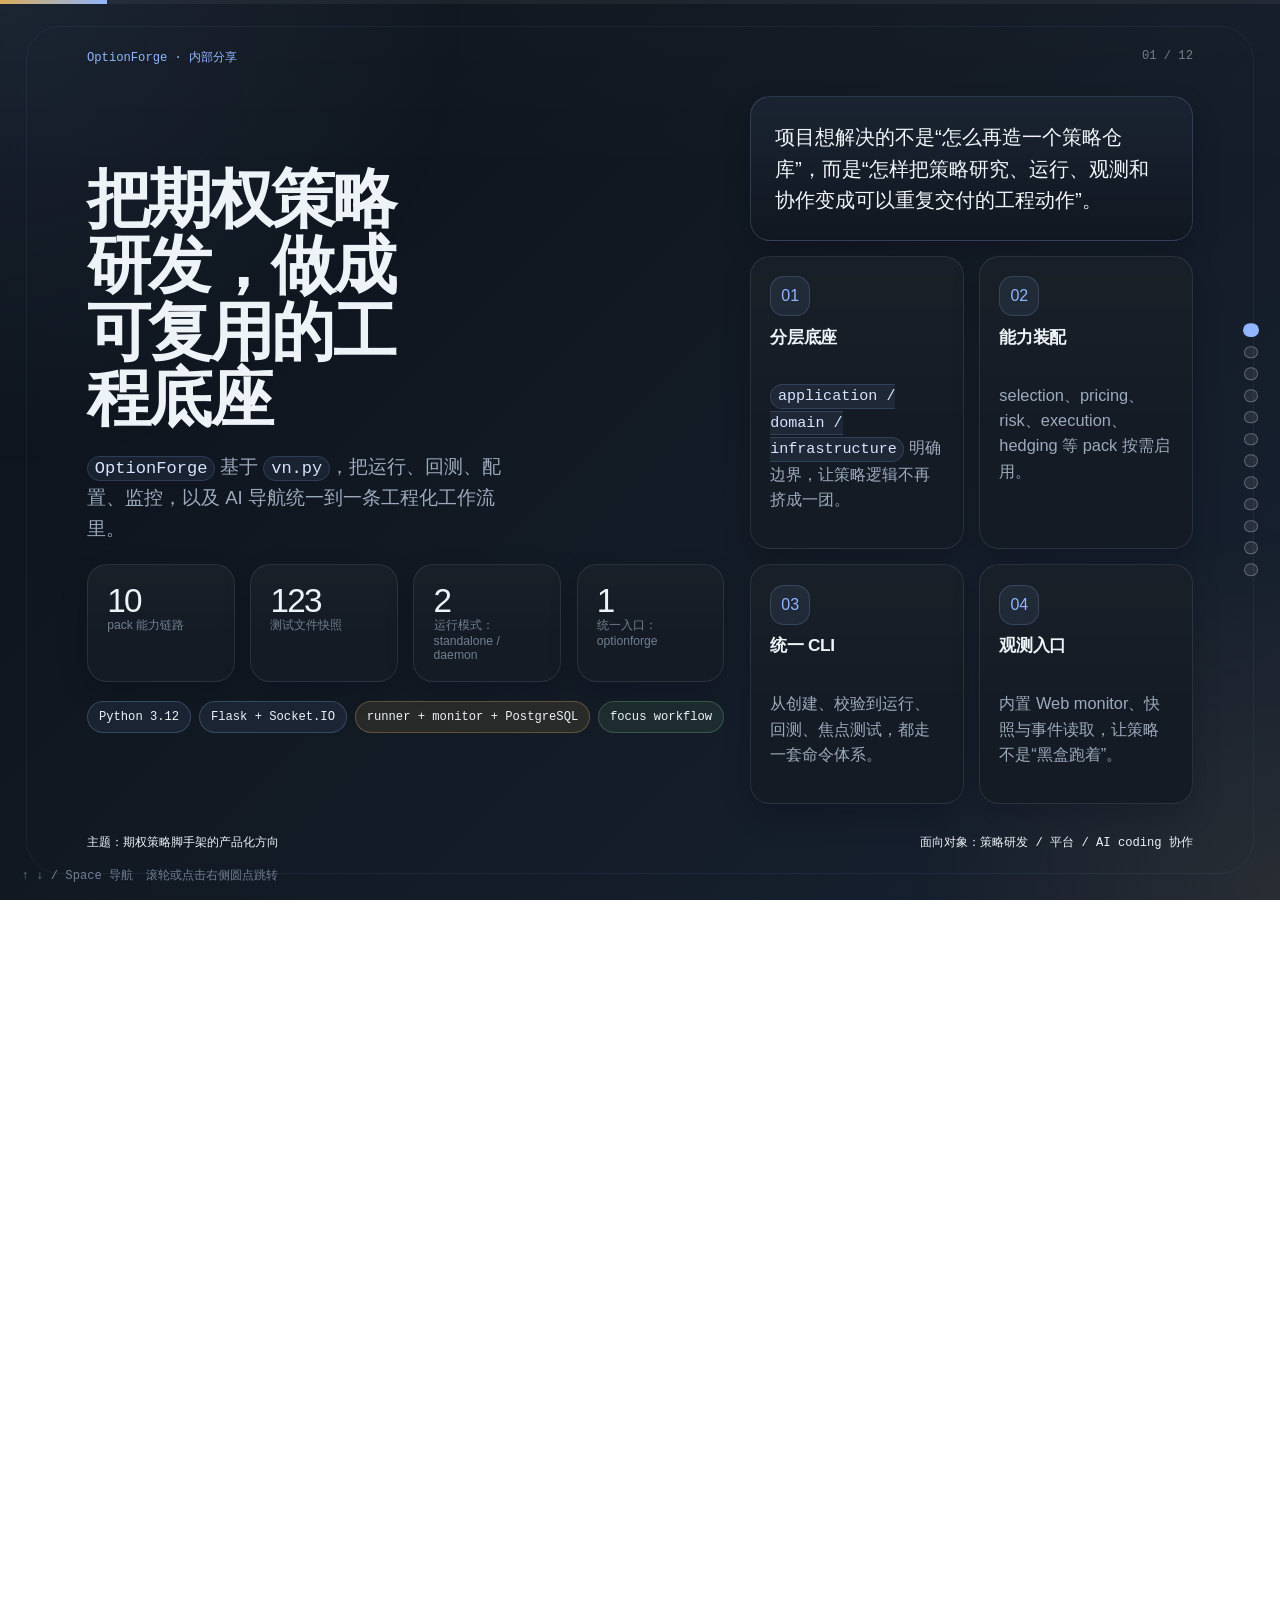
<file: docs/slides/OptionForge-internal-share.html>
<!DOCTYPE html>
<html lang="zh-CN">
<head>
    <meta charset="UTF-8">
    <meta name="viewport" content="width=device-width, initial-scale=1.0">
    <title>OptionForge｜内部分享</title>
    <style>
        html,
        body {
            height: 100%;
            overflow-x: hidden;
        }

        html {
            scroll-snap-type: y mandatory;
            scroll-behavior: smooth;
        }

        :root {
            --bg-0: #0b1118;
            --bg-1: #131b26;
            --panel-bg: #141b24;
            --panel-strong: #101720;
            --panel-alt: #0e141c;
            --border-soft: rgba(132, 145, 163, 0.18);
            --text-primary: #eef3f8;
            --text-secondary: #9caabd;
            --text-dim: #707f92;
            --accent-cyan: #91b6ff;
            --accent-amber: #d9ac58;
            --accent-green: #74b982;
            --title-size: clamp(2rem, 5vw, 4.6rem);
            --h2-size: clamp(1.35rem, 3.2vw, 2.6rem);
            --body-size: clamp(0.86rem, 1.28vw, 1.08rem);
            --small-size: clamp(0.68rem, 0.95vw, 0.88rem);
            --slide-padding: clamp(1.15rem, 3.8vw, 3.6rem);
            --content-gap: clamp(0.8rem, 1.8vw, 1.6rem);
            --radius-lg: 20px;
            --radius-md: 14px;
            --shadow-soft: 0 12px 28px rgba(2, 8, 14, 0.18);
        }

        * {
            box-sizing: border-box;
        }

        body {
            margin: 0;
            font-family: "Segoe UI", "PingFang SC", "Microsoft YaHei", sans-serif;
            color: var(--text-primary);
            background:
                linear-gradient(180deg, rgba(255, 255, 255, 0.016), transparent 20%),
                linear-gradient(135deg, var(--bg-0), var(--bg-1) 58%, #172131 100%);
        }

        body::before,
        body::after {
            content: "";
            position: fixed;
            inset: 0;
            pointer-events: none;
        }

        body::before {
            opacity: 0.24;
            background-image:
                linear-gradient(rgba(255, 255, 255, 0.025) 1px, transparent 1px),
                linear-gradient(90deg, rgba(255, 255, 255, 0.025) 1px, transparent 1px);
            background-size: 28px 28px;
            mask-image: linear-gradient(180deg, rgba(0, 0, 0, 0.88), transparent 96%);
        }

        body::after {
            background:
                radial-gradient(circle at top left, rgba(145, 182, 255, 0.1), transparent 30%),
                radial-gradient(circle at bottom right, rgba(217, 172, 88, 0.09), transparent 24%);
            z-index: -1;
        }

        main {
            position: relative;
            z-index: 1;
        }

        .slide {
            width: 100vw;
            height: 100vh;
            height: 100dvh;
            overflow: hidden;
            scroll-snap-align: start;
            display: flex;
            flex-direction: column;
            position: relative;
        }

        .slide::before {
            content: "";
            position: absolute;
            inset: clamp(0.9rem, 2vw, 1.8rem);
            border: 1px solid rgba(145, 182, 255, 0.08);
            border-radius: 34px;
            pointer-events: none;
        }

        .slide-shell {
            flex: 1;
            width: min(94vw, 1360px);
            height: min(86vh, 860px);
            max-height: 100%;
            overflow: hidden;
            padding: var(--slide-padding);
            margin: auto;
            display: flex;
            flex-direction: column;
            justify-content: space-between;
            gap: var(--content-gap);
            position: relative;
            z-index: 1;
        }

        .slide-top,
        .slide-footer {
            display: flex;
            justify-content: space-between;
            align-items: center;
            gap: 1rem;
            flex-wrap: wrap;
        }

        .slide-top {
            align-items: flex-start;
        }

        .slide-label,
        .slide-index,
        .slide-footer,
        .chip,
        .command,
        .nav-meta {
            font-family: "Consolas", "SFMono-Regular", monospace;
            font-size: var(--small-size);
        }

        .slide-label {
            color: var(--accent-cyan);
        }

        .slide-index {
            color: var(--text-dim);
        }

        .slide-title {
            margin: 0;
            font-family: "Noto Serif SC", "Songti SC", "STSong", serif;
            font-size: var(--h2-size);
            line-height: 1.04;
            letter-spacing: -0.04em;
            max-width: 12ch;
        }

        code {
            padding: 0.15rem 0.42rem;
            border-radius: 999px;
            background: rgba(145, 182, 255, 0.08);
            border: 1px solid rgba(145, 182, 255, 0.18);
            color: #d8e4ff;
            font-family: "Consolas", "SFMono-Regular", monospace;
            font-size: 0.92em;
        }

        .hero-title {
            font-size: var(--title-size);
            max-width: 10.5ch;
        }

        .slide-summary,
        .hero-summary {
            margin: 0;
            max-width: 64ch;
            color: var(--text-secondary);
            font-size: var(--body-size);
            line-height: 1.65;
        }

        .hero-summary {
            font-size: clamp(1rem, 1.45vw, 1.2rem);
            max-width: 42ch;
        }

        .hero-grid,
        .two-panel,
        .cards-4,
        .stats-row,
        .timeline-grid,
        .roadmap-grid,
        .pack-layout,
        .value-grid,
        .monitor-grid,
        .branch-row {
            display: grid;
            gap: clamp(0.75rem, 1.2vw, 1rem);
        }

        .hero-grid {
            flex: 1;
            display: grid;
            grid-template-columns: minmax(0, 1.18fr) minmax(360px, 0.82fr);
            gap: clamp(1rem, 2vw, 1.6rem);
            min-height: 0;
        }

        .two-panel {
            flex: 1;
            grid-template-columns: minmax(0, 1fr) minmax(320px, 0.88fr);
            min-height: 0;
        }

        .cards-4 {
            grid-template-columns: repeat(2, minmax(0, 1fr));
        }

        .stats-row {
            grid-template-columns: repeat(4, minmax(0, 1fr));
        }

        .timeline-grid {
            grid-template-columns: repeat(5, minmax(0, 1fr));
        }

        .roadmap-grid,
        .pack-layout,
        .value-grid {
            grid-template-columns: repeat(3, minmax(0, 1fr));
        }

        .panel,
        .metric-card,
        .issue-card,
        .capability-card,
        .terminal-card,
        .flow-card,
        .branch-card,
        .surface-card,
        .roadmap-card,
        .timeline-card,
        .monitor-card,
        .value-card,
        .closing-card {
            background:
                linear-gradient(180deg, rgba(255, 255, 255, 0.02), transparent 60%),
                var(--panel-bg);
            border: 1px solid var(--border-soft);
            border-radius: var(--radius-lg);
            box-shadow: var(--shadow-soft);
        }

        .panel,
        .surface-card,
        .terminal-card,
        .closing-card {
            padding: clamp(1rem, 1.9vw, 1.5rem);
        }

        .metric-card,
        .issue-card,
        .capability-card,
        .branch-card,
        .roadmap-card,
        .timeline-card,
        .monitor-card,
        .value-card {
            padding: clamp(0.9rem, 1.6vw, 1.2rem);
        }

        .panel-strong {
            background:
                linear-gradient(180deg, rgba(145, 182, 255, 0.08), rgba(145, 182, 255, 0)),
                var(--panel-strong);
            border-color: rgba(145, 182, 255, 0.2);
        }

        .card-title {
            margin: 0 0 0.55rem;
            font-size: clamp(1rem, 1.35vw, 1.18rem);
            font-weight: 650;
            letter-spacing: -0.02em;
        }

        .card-text,
        .card-list li,
        .timeline-result,
        .small-note,
        .roadmap-list li,
        .value-list li,
        .bullets li {
            color: var(--text-secondary);
            font-size: var(--body-size);
            line-height: 1.55;
        }

        .card-list,
        .roadmap-list,
        .value-list,
        .bullets {
            margin: 0;
            padding-left: 1.1rem;
            display: grid;
            gap: 0.45rem;
        }

        .hero-copy,
        .hero-board,
        .focus-steps,
        .monitor-notes,
        .monitor-stack,
        .closing-copy {
            min-height: 0;
        }

        .hero-copy {
            display: flex;
            flex-direction: column;
            justify-content: center;
            gap: clamp(0.8rem, 1.6vw, 1.2rem);
        }

        .hero-board {
            display: flex;
            flex-direction: column;
            justify-content: center;
            gap: 0.9rem;
        }

        .hero-quote {
            margin: 0;
            color: #f2f6fb;
            font-size: clamp(1.06rem, 1.6vw, 1.34rem);
            line-height: 1.55;
        }

        .hero-note {
            margin: 0;
            color: var(--text-secondary);
            font-size: var(--small-size);
        }

        .metric-number {
            font-size: clamp(1.4rem, 2.6vw, 2.5rem);
            line-height: 1;
            letter-spacing: -0.05em;
            color: var(--text-primary);
        }

        .metric-label {
            color: var(--text-dim);
            font-size: var(--small-size);
        }

        .hero-packs,
        .pack-strip,
        .mini-tags,
        .surface-tags {
            display: flex;
            flex-wrap: wrap;
            gap: 0.5rem;
        }

        .chip {
            display: inline-flex;
            align-items: center;
            justify-content: center;
            min-height: 2rem;
            padding: 0.3rem 0.68rem;
            border-radius: 999px;
            border: 1px solid rgba(145, 182, 255, 0.24);
            color: var(--text-primary);
            background: rgba(145, 182, 255, 0.08);
            white-space: nowrap;
        }

        .chip.warm {
            border-color: rgba(217, 172, 88, 0.32);
            background: rgba(217, 172, 88, 0.11);
        }

        .chip.good {
            border-color: rgba(116, 185, 130, 0.3);
            background: rgba(116, 185, 130, 0.1);
        }

        .issue-grid {
            display: grid;
            grid-template-columns: repeat(2, minmax(0, 1fr));
            gap: 0.85rem;
        }

        .issue-badge,
        .flow-step,
        .roadmap-kicker,
        .timeline-index {
            color: var(--accent-amber);
            font-size: var(--small-size);
            font-family: "Consolas", "SFMono-Regular", monospace;
        }

        .capability-card,
        .issue-card,
        .branch-card,
        .roadmap-card,
        .timeline-card,
        .value-card {
            display: grid;
            gap: 0.55rem;
            align-content: start;
        }

        .capability-accent {
            width: 2.5rem;
            height: 2.5rem;
            border-radius: 14px;
            border: 1px solid rgba(145, 182, 255, 0.2);
            background: rgba(145, 182, 255, 0.08);
            display: grid;
            place-items: center;
            font-size: 1rem;
            color: var(--accent-cyan);
        }

        .flow-shell,
        .pack-shell,
        .timeline-shell {
            flex: 1;
            display: flex;
            flex-direction: column;
            justify-content: center;
            gap: 1rem;
            min-height: 0;
        }

        .flow-main {
            display: grid;
            grid-template-columns: minmax(0, 1fr) auto minmax(0, 1fr) auto minmax(0, 1fr) auto minmax(0, 1fr) auto minmax(0, 1fr);
            gap: 0.5rem;
            align-items: stretch;
        }

        .flow-card {
            padding: 1rem 0.95rem;
            display: grid;
            gap: 0.45rem;
            align-content: start;
        }

        .flow-arrow {
            display: grid;
            place-items: center;
            color: var(--text-dim);
            font-size: clamp(1.1rem, 2vw, 1.4rem);
        }

        .pack-strip {
            padding: 1rem;
            border-radius: var(--radius-lg);
            border: 1px solid var(--border-soft);
            background: rgba(16, 23, 32, 0.85);
        }

        .pack-panel {
            padding: 1rem;
            border-radius: var(--radius-lg);
            border: 1px solid var(--border-soft);
            background: var(--panel-bg);
            display: grid;
            gap: 0.8rem;
            align-content: start;
        }

        .pack-title,
        .focus-step-title,
        .command-title,
        .surface-name {
            margin: 0;
            font-size: 1rem;
            font-weight: 650;
        }

        .focus-grid {
            flex: 1;
            display: grid;
            grid-template-columns: minmax(0, 1.02fr) minmax(330px, 0.98fr);
            gap: 1rem;
            min-height: 0;
        }

        .focus-steps,
        .command-grid,
        .monitor-notes {
            display: grid;
            align-content: center;
            gap: 0.9rem;
        }

        .focus-step {
            display: grid;
            grid-template-columns: auto 1fr;
            gap: 0.8rem;
            padding: 0.85rem 1rem;
            border-radius: var(--radius-md);
            border: 1px solid rgba(145, 182, 255, 0.15);
            background: rgba(145, 182, 255, 0.04);
            min-height: 0;
        }

        .focus-step-number {
            width: 2rem;
            height: 2rem;
            border-radius: 999px;
            display: grid;
            place-items: center;
            color: var(--bg-0);
            background: var(--accent-cyan);
            font-family: "Consolas", "SFMono-Regular", monospace;
            font-size: 0.78rem;
        }

        .focus-step-text,
        .surface-text {
            margin: 0.2rem 0 0;
            color: var(--text-secondary);
            font-size: var(--body-size);
            line-height: 1.5;
        }

        .surface-card {
            display: grid;
            gap: 0.9rem;
            min-height: 0;
            background:
                linear-gradient(180deg, rgba(217, 172, 88, 0.07), transparent 45%),
                var(--panel-strong);
        }

        .surface-row,
        .command-card,
        .monitor-block,
        .trace-item {
            padding: 0.8rem 0.9rem;
            border-radius: var(--radius-md);
            border: 1px solid rgba(255, 255, 255, 0.07);
            background: rgba(14, 20, 28, 0.76);
        }

        .terminal-layout,
        .monitor-layout,
        .closing-layout {
            flex: 1;
            display: grid;
            min-height: 0;
            gap: 1rem;
        }

        .terminal-layout,
        .closing-layout {
            grid-template-columns: minmax(0, 1.05fr) minmax(330px, 0.95fr);
        }

        .monitor-layout {
            grid-template-columns: minmax(0, 0.92fr) minmax(380px, 1.08fr);
        }

        .monitor-stack,
        .closing-copy {
            display: grid;
            align-content: center;
            gap: 1rem;
        }

        .closing-card {
            display: grid;
            gap: 0.9rem;
            align-content: center;
            background:
                linear-gradient(180deg, rgba(217, 172, 88, 0.07), transparent 46%),
                var(--panel-strong);
        }

        .terminal-card {
            display: grid;
            gap: 0.9rem;
            background:
                linear-gradient(180deg, rgba(145, 182, 255, 0.06), transparent 30%),
                #0b1016;
        }

        .terminal-bar,
        .monitor-head {
            display: flex;
            align-items: center;
            justify-content: space-between;
            gap: 1rem;
            flex-wrap: wrap;
        }

        .terminal-lights {
            display: flex;
            gap: 0.45rem;
        }

        .terminal-lights span {
            width: 0.68rem;
            height: 0.68rem;
            border-radius: 999px;
            display: inline-block;
        }

        .terminal-lights span:nth-child(1) { background: #ff8d7a; }
        .terminal-lights span:nth-child(2) { background: #ffd37a; }
        .terminal-lights span:nth-child(3) { background: #78dc8b; }

        pre {
            margin: 0;
            white-space: pre-wrap;
            font-family: "Consolas", "SFMono-Regular", monospace;
            font-size: clamp(0.77rem, 1.1vw, 0.95rem);
            line-height: 1.65;
            color: #dfe7ef;
        }

        .command {
            color: var(--accent-cyan);
        }

        .monitor-card {
            display: grid;
            gap: 0.75rem;
            background:
                linear-gradient(180deg, rgba(255, 255, 255, 0.014), transparent 55%),
                #101720;
        }

        .live-pill {
            display: inline-flex;
            align-items: center;
            gap: 0.45rem;
            padding: 0.25rem 0.65rem;
            border-radius: 999px;
            border: 1px solid rgba(116, 185, 130, 0.35);
            background: rgba(116, 185, 130, 0.13);
            color: #a3ebaf;
            font-family: "Consolas", "SFMono-Regular", monospace;
            font-size: 0.72rem;
        }

        .live-pill::before {
            content: "";
            width: 0.5rem;
            height: 0.5rem;
            border-radius: 999px;
            background: currentColor;
        }

        .monitor-grid {
            grid-template-columns: repeat(2, minmax(0, 1fr));
        }

        .monitor-key {
            color: var(--text-dim);
            font-size: 0.72rem;
        }

        .monitor-value {
            font-size: 1.2rem;
            letter-spacing: -0.03em;
        }

        .trace-list {
            display: grid;
            gap: 0.5rem;
        }

        .trace-item {
            display: flex;
            justify-content: space-between;
            gap: 0.8rem;
            color: var(--text-secondary);
            font-size: var(--small-size);
        }

        .value-card.highlight {
            background:
                linear-gradient(180deg, rgba(145, 182, 255, 0.08), transparent 50%),
                var(--panel-strong);
            border-color: rgba(145, 182, 255, 0.22);
        }

        .accent-line {
            width: 5rem;
            height: 0.28rem;
            border-radius: 999px;
            background: linear-gradient(90deg, var(--accent-cyan), var(--accent-amber));
        }

        .nav-dots {
            position: fixed;
            right: 1.35rem;
            top: 50%;
            transform: translateY(-50%);
            z-index: 40;
            display: grid;
            gap: 0.58rem;
        }

        .nav-dot {
            width: 0.78rem;
            height: 0.78rem;
            border-radius: 999px;
            border: 1px solid rgba(255, 255, 255, 0.28);
            background: rgba(255, 255, 255, 0.08);
            cursor: pointer;
            transition: transform 0.22s ease, background-color 0.22s ease, border-color 0.22s ease;
        }

        .nav-dot.active {
            transform: scale(1.14);
            background: var(--accent-cyan);
            border-color: rgba(145, 182, 255, 0.88);
        }

        .progress-track {
            position: fixed;
            inset: 0 0 auto;
            height: 4px;
            z-index: 45;
            background: rgba(255, 255, 255, 0.05);
        }

        .progress-bar {
            width: 0;
            height: 100%;
            background: linear-gradient(90deg, var(--accent-amber), var(--accent-cyan));
            transition: width 0.2s ease;
        }

        .nav-meta {
            position: fixed;
            left: 1.35rem;
            bottom: 1rem;
            z-index: 40;
            display: flex;
            gap: 0.8rem;
            flex-wrap: wrap;
            color: var(--text-dim);
            pointer-events: none;
        }

        [data-reveal] {
            opacity: 0;
            transform: translateY(18px);
            transition: opacity 0.58s ease, transform 0.58s ease;
        }

        .slide.is-active [data-reveal] {
            opacity: 1;
            transform: translateY(0);
        }

        .delay-1 { transition-delay: 0.08s; }
        .delay-2 { transition-delay: 0.16s; }
        .delay-3 { transition-delay: 0.24s; }

        @media (max-width: 1100px) {
            .hero-grid,
            .two-panel,
            .focus-grid,
            .terminal-layout,
            .monitor-layout,
            .closing-layout {
                grid-template-columns: 1fr;
            }

            .stats-row,
            .timeline-grid,
            .value-grid,
            .roadmap-grid,
            .pack-layout {
                grid-template-columns: repeat(2, minmax(0, 1fr));
            }

            .flow-main {
                grid-template-columns: minmax(0, 1fr);
            }

            .flow-arrow {
                transform: rotate(90deg);
            }
        }

        @media (max-width: 760px), (max-height: 700px) {
            :root {
                --slide-padding: clamp(0.85rem, 2.6vw, 1.6rem);
                --content-gap: clamp(0.55rem, 1.1vw, 0.9rem);
                --title-size: clamp(1.5rem, 8vw, 2.6rem);
                --h2-size: clamp(1.18rem, 4.4vw, 1.7rem);
                --body-size: clamp(0.78rem, 1.5vw, 0.92rem);
            }

            .slide::before {
                inset: 0.5rem;
                border-radius: 20px;
            }

            .slide-shell {
                width: min(96vw, 1360px);
                height: min(90vh, 860px);
            }

            .cards-4,
            .stats-row,
            .issue-grid,
            .branch-row,
            .timeline-grid,
            .roadmap-grid,
            .pack-layout,
            .value-grid,
            .monitor-grid {
                grid-template-columns: 1fr;
            }

            .nav-dots {
                right: 0.65rem;
            }

            .nav-meta {
                left: 0.8rem;
                bottom: 0.7rem;
            }
        }

        @media (prefers-reduced-motion: reduce) {
            *,
            *::before,
            *::after {
                animation-duration: 0.01ms !important;
                transition-duration: 0.2s !important;
            }

            html {
                scroll-behavior: auto;
            }
        }
    </style>
</head>
<body>
    <div class="progress-track" aria-hidden="true">
        <div class="progress-bar" id="progressBar"></div>
    </div>
    <div class="nav-dots" id="navDots" aria-label="幻灯片导航"></div>
    <div class="nav-meta">
        <span>↑ ↓ / Space 导航</span>
        <span>滚轮或点击右侧圆点跳转</span>
    </div>

    <main>
        <section class="slide" id="slide-1" aria-label="封面">
            <div class="slide-shell">
                <div class="slide-top">
                    <div class="slide-label" data-reveal>OptionForge · 内部分享</div>
                    <div class="slide-index" data-reveal>01 / 12</div>
                </div>
                <div class="hero-grid">
                    <div class="hero-copy">
                        <h1 class="slide-title hero-title" data-reveal>把期权策略研发，做成可复用的工程底座</h1>
                        <p class="hero-summary delay-1" data-reveal>`OptionForge` 基于 `vn.py`，把运行、回测、配置、监控，以及 AI 导航统一到一条工程化工作流里。</p>
                        <div class="stats-row delay-2" data-reveal>
                            <div class="metric-card">
                                <div class="metric-number">10</div>
                                <div class="metric-label">pack 能力链路</div>
                            </div>
                            <div class="metric-card">
                                <div class="metric-number">123</div>
                                <div class="metric-label">测试文件快照</div>
                            </div>
                            <div class="metric-card">
                                <div class="metric-number">2</div>
                                <div class="metric-label">运行模式：standalone / daemon</div>
                            </div>
                            <div class="metric-card">
                                <div class="metric-number">1</div>
                                <div class="metric-label">统一入口：optionforge</div>
                            </div>
                        </div>
                        <div class="hero-packs delay-3" data-reveal>
                            <span class="chip">Python 3.12</span>
                            <span class="chip">Flask + Socket.IO</span>
                            <span class="chip warm">runner + monitor + PostgreSQL</span>
                            <span class="chip good">focus workflow</span>
                        </div>
                    </div>
                    <div class="hero-board">
                        <div class="panel panel-strong delay-1" data-reveal>
                            <p class="hero-quote">项目想解决的不是“怎么再造一个策略仓库”，而是“怎样把策略研究、运行、观测和协作变成可以重复交付的工程动作”。</p>
                        </div>
                        <div class="cards-4">
                            <div class="capability-card delay-2" data-reveal>
                                <div class="capability-accent">01</div>
                                <h3 class="card-title">分层底座</h3>
                                <p class="card-text">`application / domain / infrastructure` 明确边界，让策略逻辑不再挤成一团。</p>
                            </div>
                            <div class="capability-card delay-2" data-reveal>
                                <div class="capability-accent">02</div>
                                <h3 class="card-title">能力装配</h3>
                                <p class="card-text">selection、pricing、risk、execution、hedging 等 pack 按需启用。</p>
                            </div>
                            <div class="capability-card delay-3" data-reveal>
                                <div class="capability-accent">03</div>
                                <h3 class="card-title">统一 CLI</h3>
                                <p class="card-text">从创建、校验到运行、回测、焦点测试，都走一套命令体系。</p>
                            </div>
                            <div class="capability-card delay-3" data-reveal>
                                <div class="capability-accent">04</div>
                                <h3 class="card-title">观测入口</h3>
                                <p class="card-text">内置 Web monitor、快照与事件读取，让策略不是“黑盒跑着”。</p>
                            </div>
                        </div>
                    </div>
                </div>
                <div class="slide-footer">
                    <span>主题：期权策略脚手架的产品化方向</span>
                    <span>面向对象：策略研发 / 平台 / AI coding 协作</span>
                </div>
            </div>
        </section>

        <section class="slide" id="slide-2" aria-label="问题背景">
            <div class="slide-shell">
                <div class="slide-top">
                    <div>
                        <div class="slide-label" data-reveal>从零开始最贵的，往往不是代码量</div>
                        <h2 class="slide-title delay-1" data-reveal>为什么不是再写一个“策略模板”</h2>
                    </div>
                    <div class="slide-index" data-reveal>02 / 12</div>
                </div>
                <div class="two-panel">
                    <div class="panel delay-1" data-reveal>
                        <p class="slide-summary">多数策略仓库真正拖慢速度的，是工程层面的重复劳动：边界不清、入口分散、环境不稳定、观测缺位，以及协作时上下文失控。</p>
                        <div class="issue-grid" style="margin-top: 1rem;">
                            <div class="issue-card">
                                <div class="issue-badge">问题 01</div>
                                <h3 class="card-title">逻辑与基础设施糊在一起</h3>
                                <p class="card-text">合约选择、风控判断、监控落盘、网关对接常常挤在同一层里。</p>
                            </div>
                            <div class="issue-card">
                                <div class="issue-badge">问题 02</div>
                                <h3 class="card-title">入口越多，回归越难</h3>
                                <p class="card-text">回测、实盘、配置校验、监控各有脚本，经验无法沉淀成流程。</p>
                            </div>
                            <div class="issue-card">
                                <div class="issue-badge">问题 03</div>
                                <h3 class="card-title">新人和 agent 上手成本高</h3>
                                <p class="card-text">仓库一大，既不知道先看哪，也不清楚哪些文件能改、哪些别碰。</p>
                            </div>
                            <div class="issue-card">
                                <div class="issue-badge">问题 04</div>
                                <h3 class="card-title">策略能跑，不代表能交付</h3>
                                <p class="card-text">缺 monitor、缺部署、缺配置治理，最终只在作者机器上好用。</p>
                            </div>
                        </div>
                    </div>
                    <div class="panel panel-strong delay-2" data-reveal>
                        <h3 class="card-title">这个脚手架的回答</h3>
                        <ul class="card-list">
                            <li>用分层架构隔离流程编排、交易规则和外部依赖。</li>
                            <li>把 `create / init / run / backtest / validate / doctor / focus` 收敛成统一 CLI。</li>
                            <li>让 `.focus` 导航文件与 manifest 一起约束 agent 的可编辑边界。</li>
                            <li>从第一天就把 Web monitor、事件快照和 Docker 部署放进项目骨架。</li>
                        </ul>
                        <div class="mini-tags" style="margin-top: 0.9rem;">
                            <span class="chip">不是现成策略</span>
                            <span class="chip warm">是策略研发底座</span>
                            <span class="chip good">强调复用与演进</span>
                        </div>
                    </div>
                </div>
                <div class="slide-footer">
                    <span>核心目标：把高频重复工程从每个策略项目里抽离出来</span>
                    <span>结果：策略迭代聚焦在 alpha、风控与执行细节上</span>
                </div>
            </div>
        </section>

        <section class="slide" id="slide-3" aria-label="项目定位">
            <div class="slide-shell">
                <div class="slide-top">
                    <div>
                        <div class="slide-label" data-reveal>项目定位</div>
                        <h2 class="slide-title delay-1" data-reveal>它提供的不是收益曲线，而是可持续迭代的地基</h2>
                    </div>
                    <div class="slide-index" data-reveal>03 / 12</div>
                </div>
                <div class="panel delay-1" data-reveal>
                    <p class="slide-summary">仓库已经内置了策略项目最常见的四类成本中心：结构拆分、能力编排、AI 导航与运维观察。团队不必每次开新策略都重新把这些轮子装一遍。</p>
                </div>
                <div class="cards-4">
                    <div class="capability-card delay-1" data-reveal>
                        <div class="capability-accent">A</div>
                        <h3 class="card-title">分层结构</h3>
                        <p class="card-text">`StrategyEntry` 把 application、domain、infrastructure 串起来，保持调用路径清晰。</p>
                    </div>
                    <div class="capability-card delay-2" data-reveal>
                        <div class="capability-accent">B</div>
                        <h3 class="card-title">领域能力</h3>
                        <p class="card-text">selection、signal、pricing、combination、risk、execution、hedging 都有落点。</p>
                    </div>
                    <div class="capability-card delay-2" data-reveal>
                        <div class="capability-accent">C</div>
                        <h3 class="card-title">AI-first 导航</h3>
                        <p class="card-text">`focus manifest + .focus docs + editable surface` 把协作边界直接写进仓库。</p>
                    </div>
                    <div class="capability-card delay-3" data-reveal>
                        <div class="capability-accent">D</div>
                        <h3 class="card-title">观测与部署</h3>
                        <p class="card-text">Web monitor、日志目录、PostgreSQL 与 Docker Compose 一起就位。</p>
                    </div>
                </div>
                <div class="slide-footer">
                    <span>一句话总结：先把工程骨架搭稳，再把精力留给策略本身</span>
                    <span>仓库角色：期权策略研发的“产品化起点”</span>
                </div>
            </div>
        </section>

        <section class="slide" id="slide-4" aria-label="架构链路">
            <div class="slide-shell">
                <div class="slide-top">
                    <div>
                        <div class="slide-label" data-reveal>架构概览</div>
                        <h2 class="slide-title delay-1" data-reveal>运行时是一条清晰的链路，而不是散落的脚本集合</h2>
                    </div>
                    <div class="slide-index" data-reveal>04 / 12</div>
                </div>
                <div class="flow-shell">
                    <div class="flow-main delay-1" data-reveal>
                        <div class="flow-card">
                            <div class="flow-step">01</div>
                            <h3 class="card-title">vn.py 事件 / 行情回调</h3>
                            <p class="card-text">接收市场数据与策略生命周期事件，作为最外层输入。</p>
                        </div>
                        <div class="flow-arrow">→</div>
                        <div class="flow-card">
                            <div class="flow-step">02</div>
                            <h3 class="card-title">StrategyEntry</h3>
                            <p class="card-text">把运行入口与各层依赖绑定起来，避免流程四处散开。</p>
                        </div>
                        <div class="flow-arrow">→</div>
                        <div class="flow-card">
                            <div class="flow-step">03</div>
                            <h3 class="card-title">Application workflows</h3>
                            <p class="card-text">负责订阅、市场、状态与生命周期编排，不承载具体交易规则。</p>
                        </div>
                        <div class="flow-arrow">→</div>
                        <div class="flow-card">
                            <div class="flow-step">04</div>
                            <h3 class="card-title">Domain services</h3>
                            <p class="card-text">承接选合约、定价、风控、执行、对冲等真正的策略语义。</p>
                        </div>
                        <div class="flow-arrow">→</div>
                        <div class="flow-card">
                            <div class="flow-step">05</div>
                            <h3 class="card-title">Infrastructure</h3>
                            <p class="card-text">处理网关、监控、持久化、报告、订阅与日志等外部依赖。</p>
                        </div>
                    </div>
                    <div class="branch-row delay-2" data-reveal>
                        <div class="branch-card">
                            <h3 class="card-title">旁路一：Backtesting Runner</h3>
                            <p class="card-text">回测入口尽量复用主策略配置与能力装配，不另起一套世界。</p>
                        </div>
                        <div class="branch-card">
                            <h3 class="card-title">旁路二：Web Monitor</h3>
                            <p class="card-text">从快照与事件读取状态，再通过 Flask + Socket.IO 对外展示。</p>
                        </div>
                    </div>
                </div>
                <div class="slide-footer">
                    <span>关键点：上层流程直接调用具体领域服务与基础设施，不再堆抽象 facade</span>
                    <span>收益：改策略时更容易定位、替换和回归</span>
                </div>
            </div>
        </section>

        <section class="slide" id="slide-5" aria-label="能力地图">
            <div class="slide-shell">
                <div class="slide-top">
                    <div>
                        <div class="slide-label" data-reveal>能力地图</div>
                        <h2 class="slide-title delay-1" data-reveal>能力不是揉成一个大包，而是按 pack 链路装配</h2>
                    </div>
                    <div class="slide-index" data-reveal>05 / 12</div>
                </div>
                <div class="pack-shell">
                    <div class="pack-strip delay-1" data-reveal>
                        <div class="pack-title">当前主链路</div>
                        <div class="pack-strip" style="padding: 0; border: 0; background: transparent; box-shadow: none;">
                            <span class="chip">kernel</span>
                            <span class="chip">selection</span>
                            <span class="chip">pricing</span>
                            <span class="chip">risk</span>
                            <span class="chip">execution</span>
                            <span class="chip">hedging</span>
                            <span class="chip">monitoring</span>
                            <span class="chip">web</span>
                            <span class="chip warm">deploy</span>
                            <span class="chip good">backtest</span>
                        </div>
                    </div>
                    <div class="pack-layout delay-2" data-reveal>
                        <div class="pack-panel">
                            <h3 class="pack-title">7 类领域服务</h3>
                            <div class="mini-tags">
                                <span class="chip">selection</span>
                                <span class="chip">signal</span>
                                <span class="chip">pricing</span>
                                <span class="chip">combination</span>
                                <span class="chip">risk</span>
                                <span class="chip">execution</span>
                                <span class="chip">hedging</span>
                            </div>
                            <p class="small-note">策略差异主要发生在这里：规则、参数与服务启停都能独立演进。</p>
                        </div>
                        <div class="pack-panel">
                            <h3 class="pack-title">9 类基础设施模块</h3>
                            <div class="mini-tags">
                                <span class="chip">gateway</span>
                                <span class="chip">monitoring</span>
                                <span class="chip">persistence</span>
                                <span class="chip">reporting</span>
                                <span class="chip">subscription</span>
                                <span class="chip">bar pipeline</span>
                                <span class="chip">logging</span>
                                <span class="chip">parsing</span>
                                <span class="chip">utils</span>
                            </div>
                            <p class="small-note">配套问题集中收束，不用每个策略项目重新造观察、存储和接入轮子。</p>
                        </div>
                        <div class="pack-panel">
                            <h3 class="pack-title">工程快照</h3>
                            <div class="stats-row" style="grid-template-columns: repeat(2, minmax(0, 1fr));">
                                <div class="metric-card">
                                    <div class="metric-number">123</div>
                                    <div class="metric-label">测试文件</div>
                                </div>
                                <div class="metric-card">
                                    <div class="metric-number">11</div>
                                    <div class="metric-label">CLI 命令入口</div>
                                </div>
                                <div class="metric-card">
                                    <div class="metric-number">1</div>
                                    <div class="metric-label">统一配置主文件</div>
                                </div>
                                <div class="metric-card">
                                    <div class="metric-number">3</div>
                                    <div class="metric-label">默认部署角色</div>
                                </div>
                            </div>
                        </div>
                    </div>
                </div>
                <div class="slide-footer">
                    <span>能力组合可由 manifest 与配置共同描述，适合逐步扩展</span>
                    <span>结果：做增量策略，不必把整个仓库一次性啃完</span>
                </div>
            </div>
        </section>

        <section class="slide" id="slide-6" aria-label="AI 工作流">
            <div class="slide-shell">
                <div class="slide-top">
                    <div>
                        <div class="slide-label" data-reveal>AI-first 工作流</div>
                        <h2 class="slide-title delay-1" data-reveal>这个项目的差异化，不只在代码结构，还在协作导航</h2>
                    </div>
                    <div class="slide-index" data-reveal>06 / 12</div>
                </div>
                <div class="focus-grid">
                    <div class="focus-steps">
                        <div class="focus-step delay-1" data-reveal>
                            <div class="focus-step-number">1</div>
                            <div>
                                <h3 class="focus-step-title">先看焦点</h3>
                                <p class="focus-step-text">`optionforge focus show` 先给出当前策略、pack 链路和阅读顺序。</p>
                            </div>
                        </div>
                        <div class="focus-step delay-1" data-reveal>
                            <div class="focus-step-number">2</div>
                            <div>
                                <h3 class="focus-step-title">切换或刷新</h3>
                                <p class="focus-step-text">`focus init` / `focus refresh` 把仓库上下文收缩到当前策略最相关的表面。</p>
                            </div>
                        </div>
                        <div class="focus-step delay-2" data-reveal>
                            <div class="focus-step-number">3</div>
                            <div>
                                <h3 class="focus-step-title">阅读 `.focus` 文档</h3>
                                <p class="focus-step-text">`SYSTEM_MAP`、`ACTIVE_SURFACE`、`TASK_BRIEF` 先把地图给人和 agent。</p>
                            </div>
                        </div>
                        <div class="focus-step delay-2" data-reveal>
                            <div class="focus-step-number">4</div>
                            <div>
                                <h3 class="focus-step-title">只改允许改的区域</h3>
                                <p class="focus-step-text">Editable / Reference / Frozen 三种路径，把协作边界变成仓库资产。</p>
                            </div>
                        </div>
                        <div class="focus-step delay-3" data-reveal>
                            <div class="focus-step-number">5</div>
                            <div>
                                <h3 class="focus-step-title">先跑焦点测试</h3>
                                <p class="focus-step-text">`optionforge focus test` 避免整仓盲跑，让局部验证更高效。</p>
                            </div>
                        </div>
                    </div>
                    <div class="surface-card delay-2" data-reveal>
                        <h3 class="card-title">焦点上下文长什么样</h3>
                        <div class="surface-row">
                            <div class="surface-name">Editable Surface</div>
                            <p class="surface-text">`src/strategy/strategy_entry.py`、`src/strategy/application`、`src/strategy/domain`、`config/domain_service`。</p>
                        </div>
                        <div class="surface-row">
                            <div class="surface-name">Reference Surface</div>
                            <p class="surface-text">`src/main`、`src/backtesting`、`src/web`、`src/cli`、`README.md`、`docs/`。</p>
                        </div>
                        <div class="surface-row">
                            <div class="surface-name">Frozen Surface</div>
                            <p class="surface-text">`.codex`、`.git`、`.venv`、`temp`、`LICENSE` 这类不该随意触碰的区域。</p>
                        </div>
                        <div class="surface-tags">
                            <span class="chip warm">machine readable manifest</span>
                            <span class="chip">human readable docs</span>
                            <span class="chip good">agent-friendly validation</span>
                        </div>
                    </div>
                </div>
                <div class="slide-footer">
                    <span>这套导航最适合“大仓里做局部策略迭代”的场景</span>
                    <span>价值：降低误改成本，也降低上下文装载成本</span>
                </div>
            </div>
        </section>

        <section class="slide" id="slide-7" aria-label="统一 CLI">
            <div class="slide-shell">
                <div class="slide-top">
                    <div>
                        <div class="slide-label" data-reveal>日常入口</div>
                        <h2 class="slide-title delay-1" data-reveal>把常见动作收敛到一条命令面：`optionforge`</h2>
                    </div>
                    <div class="slide-index" data-reveal>07 / 12</div>
                </div>
                <div class="terminal-layout">
                    <div class="terminal-card delay-1" data-reveal>
                        <div class="terminal-bar">
                            <div class="terminal-lights"><span></span><span></span><span></span></div>
                            <div class="slide-index">project shell</div>
                        </div>
                        <pre>optionforge
optionforge validate --config config/strategy_config.toml
optionforge run --config config/strategy_config.toml --paper
optionforge backtest --config config/strategy_config.toml --start 2025-01-01 --end 2025-03-01 --no-chart
optionforge focus show
optionforge focus test
python -m src.cli.app --help</pre>
                    </div>
                    <div class="command-grid">
                        <div class="command-card delay-1" data-reveal>
                            <h3 class="command-title">创建与初始化</h3>
                            <div class="command">create / init</div>
                            <p class="card-text">用交互式或参数式命令生成新策略工作区与骨架。</p>
                        </div>
                        <div class="command-card delay-2" data-reveal>
                            <h3 class="command-title">校验与运行</h3>
                            <div class="command">validate / run</div>
                            <p class="card-text">先校验配置，再用 standalone 或 daemon 模式进入执行链路。</p>
                        </div>
                        <div class="command-card delay-2" data-reveal>
                            <h3 class="command-title">焦点与回测</h3>
                            <div class="command">focus / backtest</div>
                            <p class="card-text">把 AI 协作、局部测试和历史验证都挂到统一门面上。</p>
                        </div>
                        <div class="command-card delay-3" data-reveal>
                            <h3 class="command-title">诊断与示例</h3>
                            <div class="command">doctor / examples</div>
                            <p class="card-text">环境自检与样例浏览，降低首次上手的摩擦。</p>
                        </div>
                    </div>
                </div>
                <div class="slide-footer">
                    <span>开发态可走 `python -m src.cli.app`，安装态直接走 `optionforge`</span>
                    <span>CLI 设计目标：入口统一，但业务逻辑仍落回具体模块</span>
                </div>
            </div>
        </section>

        <section class="slide" id="slide-8" aria-label="观测与运行">
            <div class="slide-shell">
                <div class="slide-top">
                    <div>
                        <div class="slide-label" data-reveal>运行与观测</div>
                        <h2 class="slide-title delay-1" data-reveal>不是“能跑起来”就结束，还要从 day 1 看得见</h2>
                    </div>
                    <div class="slide-index" data-reveal>08 / 12</div>
                </div>
                <div class="monitor-layout">
                    <div class="monitor-notes">
                        <div class="panel delay-1" data-reveal>
                            <ul class="bullets">
                                <li>主程序支持 `standalone` 与 `daemon` 两种运行模式，分别服务调试与守护场景。</li>
                                <li>Web monitor 基于 `Flask + Socket.IO`，默认端口 `5007`，读取策略快照与事件数据。</li>
                                <li>部署默认围绕 `runner + monitor + PostgreSQL` 组织，便于把运行与观测一起交付。</li>
                                <li>API 已经覆盖策略列表、snapshot、events、decisions、bars 等常见读取需求。</li>
                            </ul>
                        </div>
                        <div class="mini-tags delay-2" data-reveal>
                            <span class="chip">paper trading</span>
                            <span class="chip">decision trace</span>
                            <span class="chip warm">快照 + 事件</span>
                            <span class="chip good">web dashboard</span>
                        </div>
                    </div>
                    <div class="monitor-stack">
                        <div class="monitor-card delay-2" data-reveal>
                            <div class="monitor-head">
                                <h3 class="card-title" style="margin: 0;">monitor terminal</h3>
                                <div class="live-pill">feed live</div>
                            </div>
                            <div class="monitor-grid">
                                <div class="monitor-block">
                                    <div class="monitor-key">current strategy</div>
                                    <div class="monitor-value">main / option-universe</div>
                                </div>
                                <div class="monitor-block">
                                    <div class="monitor-key">runtime mode</div>
                                    <div class="monitor-value">standalone → daemon</div>
                                </div>
                                <div class="monitor-block">
                                    <div class="monitor-key">snapshot source</div>
                                    <div class="monitor-value">postgres / fallback</div>
                                </div>
                                <div class="monitor-block">
                                    <div class="monitor-key">web surface</div>
                                    <div class="monitor-value">dashboard / api</div>
                                </div>
                            </div>
                            <div class="trace-list">
                                <div class="trace-item"><span>09:30</span><span>selection finished · ATM chain refreshed</span></div>
                                <div class="trace-item"><span>09:32</span><span>risk budget accepted · delta within range</span></div>
                                <div class="trace-item"><span>09:35</span><span>execution queued · paper order sent</span></div>
                            </div>
                        </div>
                    </div>
                </div>
                <div class="slide-footer">
                    <span>监控层只负责读状态与展示，不把策略判断逻辑挪进前端</span>
                    <span>这让调试、演示和生产观察能共用一套语言</span>
                </div>
            </div>
        </section>

        <section class="slide" id="slide-9" aria-label="演示路径">
            <div class="slide-shell">
                <div class="slide-top">
                    <div>
                        <div class="slide-label" data-reveal>推荐 demo 路径</div>
                        <h2 class="slide-title delay-1" data-reveal>如果做一次对内演示，我会这样带大家走完一圈</h2>
                    </div>
                    <div class="slide-index" data-reveal>09 / 12</div>
                </div>
                <div class="timeline-shell">
                    <div class="timeline-grid">
                        <div class="timeline-card delay-1" data-reveal>
                            <div class="timeline-index">01</div>
                            <h3 class="card-title">生成工作区</h3>
                            <div class="command">optionforge create alpha_lab</div>
                            <p class="timeline-result">先展示这个项目不是只能服务当前仓库，而是能产出新的策略工作区。</p>
                        </div>
                        <div class="timeline-card delay-1" data-reveal>
                            <div class="timeline-index">02</div>
                            <h3 class="card-title">确认焦点</h3>
                            <div class="command">optionforge focus show</div>
                            <p class="timeline-result">把当前策略、pack 链路和可编辑表面讲清楚，再进入代码。</p>
                        </div>
                        <div class="timeline-card delay-2" data-reveal>
                            <div class="timeline-index">03</div>
                            <h3 class="card-title">先做配置校验</h3>
                            <div class="command">optionforge validate --config ...</div>
                            <p class="timeline-result">强调工程化不是直接 run，而是先把配置和绑定关系跑通。</p>
                        </div>
                        <div class="timeline-card delay-2" data-reveal>
                            <div class="timeline-index">04</div>
                            <h3 class="card-title">启动 paper run</h3>
                            <div class="command">optionforge run --config ... --paper</div>
                            <p class="timeline-result">用模拟交易展示主链路，避免在分享里引入外部交易风险。</p>
                        </div>
                        <div class="timeline-card delay-3" data-reveal>
                            <div class="timeline-index">05</div>
                            <h3 class="card-title">打开 monitor / backtest</h3>
                            <div class="command">python src/web/app.py</div>
                            <p class="timeline-result">最后切到 Web monitor 或回测命令，把“运行 + 可见”两件事合起来。</p>
                        </div>
                    </div>
                </div>
                <div class="slide-footer">
                    <span>这条路径兼顾产品感、工程感和策略感</span>
                    <span>适合内部路演、项目 onboarding、也适合作为仓库 tour</span>
                </div>
            </div>
        </section>

        <section class="slide" id="slide-10" aria-label="团队价值">
            <div class="slide-shell">
                <div class="slide-top">
                    <div>
                        <div class="slide-label" data-reveal>团队价值</div>
                        <h2 class="slide-title delay-1" data-reveal>它对团队真正有价值的地方，不只是“省几天搭环境”</h2>
                    </div>
                    <div class="slide-index" data-reveal>10 / 12</div>
                </div>
                <div class="value-grid">
                    <div class="value-card highlight delay-1" data-reveal>
                        <h3 class="card-title">降低启动成本</h3>
                        <p class="card-text">新策略不再从零搭目录、脚手架、命令入口和监控页面。</p>
                    </div>
                    <div class="value-card highlight delay-1" data-reveal>
                        <h3 class="card-title">把协作边界写进仓库</h3>
                        <p class="card-text">Focus Manifest 和 `.focus` 文档，让人和 agent 用同一套地图协作。</p>
                    </div>
                    <div class="value-card highlight delay-2" data-reveal>
                        <h3 class="card-title">统一运行语言</h3>
                        <p class="card-text">创建、校验、运行、回测、观测都可通过统一 CLI 讲给团队听。</p>
                    </div>
                    <div class="value-card delay-2" data-reveal>
                        <h3 class="card-title">适合内部 pilot</h3>
                        <ul class="value-list">
                            <li>新策略孵化</li>
                            <li>期权研究模板化</li>
                            <li>新人 onboarding</li>
                            <li>AI assisted refactor</li>
                        </ul>
                    </div>
                    <div class="value-card delay-3" data-reveal>
                        <h3 class="card-title">质量更易沉淀</h3>
                        <p class="card-text">当前仓库已经有 120+ 测试文件快照，后续重构更容易积累验证资产。</p>
                    </div>
                    <div class="value-card delay-3" data-reveal>
                        <h3 class="card-title">工程资产更像产品</h3>
                        <p class="card-text">CLI、文档、监控、部署与计划文档形成统一叙事，适合持续对内外展示。</p>
                    </div>
                </div>
                <div class="slide-footer">
                    <span>本质上，它把“策略代码”抬升成了“策略研发产品”</span>
                    <span>这也是后续做模板化和插件化的前提</span>
                </div>
            </div>
        </section>

        <section class="slide" id="slide-11" aria-label="下一步">
            <div class="slide-shell">
                <div class="slide-top">
                    <div>
                        <div class="slide-label" data-reveal>下一步</div>
                        <h2 class="slide-title delay-1" data-reveal>往后继续长，重点会落在 CLI 产品化与可分发能力</h2>
                    </div>
                    <div class="slide-index" data-reveal>11 / 12</div>
                </div>
                <div class="roadmap-grid">
                    <div class="roadmap-card delay-1" data-reveal>
                        <div class="roadmap-kicker">已经具备</div>
                        <h3 class="card-title">底座已成形</h3>
                        <ul class="roadmap-list">
                            <li>分层策略结构与 pack 能力链路</li>
                            <li>统一 CLI 与 `pyproject.toml` 入口</li>
                            <li>Web monitor、Docker、PostgreSQL 观察链路</li>
                            <li>Focus workflow 与 `.focus` 导航资产</li>
                        </ul>
                    </div>
                    <div class="roadmap-card delay-2" data-reveal>
                        <div class="roadmap-kicker">最近推进</div>
                        <h3 class="card-title">CLI 产品体验</h3>
                        <ul class="roadmap-list">
                            <li>交互式根命令主菜单</li>
                            <li>`create` 向导默认路径与最终确认页</li>
                            <li>更稳定的 next steps 输出</li>
                            <li>依赖拆分、安装体验与文档收敛</li>
                        </ul>
                    </div>
                    <div class="roadmap-card delay-3" data-reveal>
                        <div class="roadmap-kicker">继续演进</div>
                        <h3 class="card-title">更像真正产品</h3>
                        <ul class="roadmap-list">
                            <li>预置策略 preset 持续丰富</li>
                            <li>插件化扩展与能力包生态</li>
                            <li>更细粒度的 pack / option 组合</li>
                            <li>围绕开源增长的发布与分发路径</li>
                        </ul>
                    </div>
                </div>
                <div class="slide-footer">
                    <span>这些方向都已经在 `docs/plan/*` 里有规划，不是口头 roadmap</span>
                    <span>分享时可以把“现在做到哪”与“接下来去哪”自然串起来</span>
                </div>
            </div>
        </section>

        <section class="slide" id="slide-12" aria-label="结尾">
            <div class="slide-shell">
                <div class="slide-top">
                    <div class="slide-label" data-reveal>结语</div>
                    <div class="slide-index" data-reveal>12 / 12</div>
                </div>
                <div class="closing-layout">
                    <div class="closing-copy">
                        <div class="accent-line delay-1" data-reveal></div>
                        <h2 class="slide-title hero-title delay-1" data-reveal>把底座做好，alpha 才值得被反复试验</h2>
                        <p class="hero-summary delay-2" data-reveal>这个项目最值得对内分享的地方，在于它把策略研发从“个人习惯堆积”推进成了“团队可复用工程”。</p>
                        <div class="mini-tags delay-3" data-reveal>
                            <span class="chip">结构清晰</span>
                            <span class="chip">入口统一</span>
                            <span class="chip warm">协作可控</span>
                            <span class="chip good">观察在线</span>
                        </div>
                    </div>
                    <div class="closing-card delay-2" data-reveal>
                        <h3 class="card-title">分享后的建议动作</h3>
                        <ul class="card-list">
                            <li>选一个内部策略方向做 pilot，把现有 pack 链路真正跑一次。</li>
                            <li>把团队日常策略修改纳入 `focus show → edit → focus test` 的流程。</li>
                            <li>把 monitor 页面和回测结果一起纳入对内演示，形成统一项目叙事。</li>
                        </ul>
                        <p class="hero-note">如果要继续扩展，这个仓库已经具备做模板化、preset 化、插件化的起点。</p>
                    </div>
                </div>
                <div class="slide-footer">
                    <span>谢谢</span>
                    <span>OptionForge · internal deck</span>
                </div>
            </div>
        </section>
    </main>

    <script>
        const main = document.querySelector("main");
        main.innerHTML = main.innerHTML.replace(/`([^`]+)`/g, "<code>$1</code>");

        const slides = Array.from(document.querySelectorAll(".slide"));
        const navDots = document.getElementById("navDots");
        const progressBar = document.getElementById("progressBar");
        let activeIndex = 0;

        slides.forEach((slide, index) => {
            const dot = document.createElement("button");
            dot.className = "nav-dot";
            dot.type = "button";
            dot.setAttribute("aria-label", `跳转到第 ${index + 1} 页`);
            dot.addEventListener("click", () => slide.scrollIntoView({ behavior: "smooth", block: "start" }));
            navDots.appendChild(dot);
        });

        const dots = Array.from(document.querySelectorAll(".nav-dot"));

        const setActive = (index) => {
            activeIndex = index;
            slides.forEach((slide, slideIndex) => slide.classList.toggle("is-active", slideIndex === index));
            dots.forEach((dot, dotIndex) => dot.classList.toggle("active", dotIndex === index));
            progressBar.style.width = `${((index + 1) / slides.length) * 100}%`;
        };

        const observer = new IntersectionObserver(
            (entries) => {
                entries.forEach((entry) => {
                    if (entry.isIntersecting && entry.intersectionRatio > 0.55) {
                        const index = slides.indexOf(entry.target);
                        if (index >= 0) {
                            setActive(index);
                        }
                    }
                });
            },
            { threshold: [0.55, 0.7] }
        );

        const syncActiveFromScroll = () => {
            let nearestIndex = 0;
            let nearestDistance = Number.POSITIVE_INFINITY;

            slides.forEach((slide, index) => {
                const distance = Math.abs(slide.getBoundingClientRect().top);
                if (distance < nearestDistance) {
                    nearestDistance = distance;
                    nearestIndex = index;
                }
            });

            setActive(nearestIndex);
        };

        slides.forEach((slide) => observer.observe(slide));
        setActive(0);
        window.addEventListener("scroll", syncActiveFromScroll, { passive: true });
        window.addEventListener("hashchange", syncActiveFromScroll);
        window.addEventListener("load", () => {
            if (location.hash) {
                const target = document.querySelector(location.hash);
                if (target) {
                    target.scrollIntoView({ behavior: "auto", block: "start" });
                }
            }
            syncActiveFromScroll();
            setTimeout(syncActiveFromScroll, 120);
        });

        window.addEventListener("keydown", (event) => {
            if (["ArrowDown", "PageDown", " ", "Enter"].includes(event.key)) {
                event.preventDefault();
                const nextIndex = Math.min(activeIndex + 1, slides.length - 1);
                slides[nextIndex].scrollIntoView({ behavior: "smooth", block: "start" });
            }

            if (["ArrowUp", "PageUp", "Backspace"].includes(event.key)) {
                event.preventDefault();
                const prevIndex = Math.max(activeIndex - 1, 0);
                slides[prevIndex].scrollIntoView({ behavior: "smooth", block: "start" });
            }

            if (event.key === "Home") {
                event.preventDefault();
                slides[0].scrollIntoView({ behavior: "smooth", block: "start" });
            }

            if (event.key === "End") {
                event.preventDefault();
                slides[slides.length - 1].scrollIntoView({ behavior: "smooth", block: "start" });
            }
        });
    </script>
</body>
</html>
</file>
